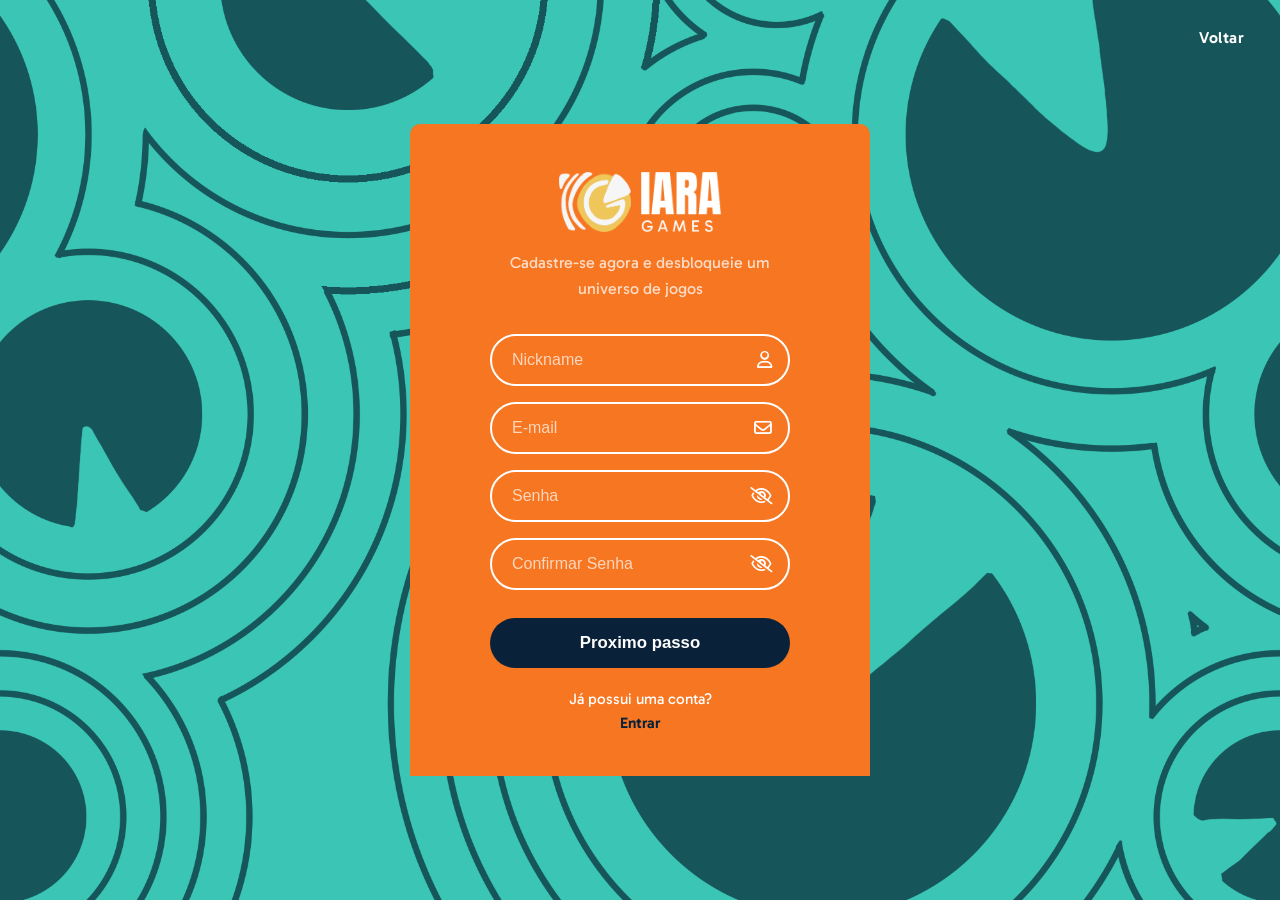
<file: FORMULÁRIO IARA GAMES/criar-conta-light.html>
<!DOCTYPE html>
<html lang="pt-BR">
<head>
  <meta charset="UTF-8">
  <meta name="viewport" content="width=device-width, initial-scale=1.0">
  <title>Criar conta – IARA</title>
  <link rel="icon" type="image/png" href="../imgs/favicon/favicon-96x96.png" sizes="96x96">
  <link rel="icon" type="image/svg+xml" href="../imgs/favicon/favicon.svg">
  <link rel="shortcut icon" href="../imgs/favicon/favicon.ico">
  <link rel="apple-touch-icon" sizes="180x180" href="../imgs/favicon/apple-touch-icon.png">
  <link rel="stylesheet" href="https://cdnjs.cloudflare.com/ajax/libs/font-awesome/6.5.0/css/all.min.css">
  <link rel="preconnect" href="https://fonts.googleapis.com">
  <link rel="preconnect" href="https://fonts.gstatic.com" crossorigin>
  <link href="https://fonts.googleapis.com/css2?family=Anton+SC&family=Gabarito:wght@400..900&display=swap" rel="stylesheet">
  <link rel="stylesheet" href="style-light.css">
</head>
<body>

  <a href="../index-light.html" class="voltar">Voltar</a>

  <div class="form-card">
    <div class="logo-area">
      <img src="../imgs/logo/logo_laranja.png" alt="IARA Logo">
      <img src="/imgs/logo/logo_texto2.png" alt="Iara Games">
    </div>

    <p class="form-subtitle">Cadastre-se agora e desbloqueie um universo de jogos</p>

    <form action="preferencias-light.html" method="get">
      <div class="input-field">
        <input type="text" id="nickname" name="nickname" placeholder="Nickname" required>
        <i class="fa-regular fa-user field-icon"></i>
      </div>

      <div class="input-field">
        <input type="email" id="email" name="email" placeholder="E-mail" required>
        <i class="fa-regular fa-envelope field-icon"></i>
      </div>

      <div class="input-field">
        <input type="password" id="senha" name="senha" placeholder="Senha" required minlength="6">
        <i class="fa-regular fa-eye-slash field-icon"></i>
      </div>

      <div class="input-field">
        <input type="password" id="senha" name="senha" placeholder="Confirmar Senha" required minlength="6">
        <i class="fa-regular fa-eye-slash field-icon"></i>
      </div>

      <button type="submit" class="btn-primary">Proximo passo</button>
    </form>

    <p class="form-footer">
      <span>Já possui uma conta?</span>
      <a href="login-light.html">Entrar</a>
    </p>
  </div>

</body>
</html>
</file>
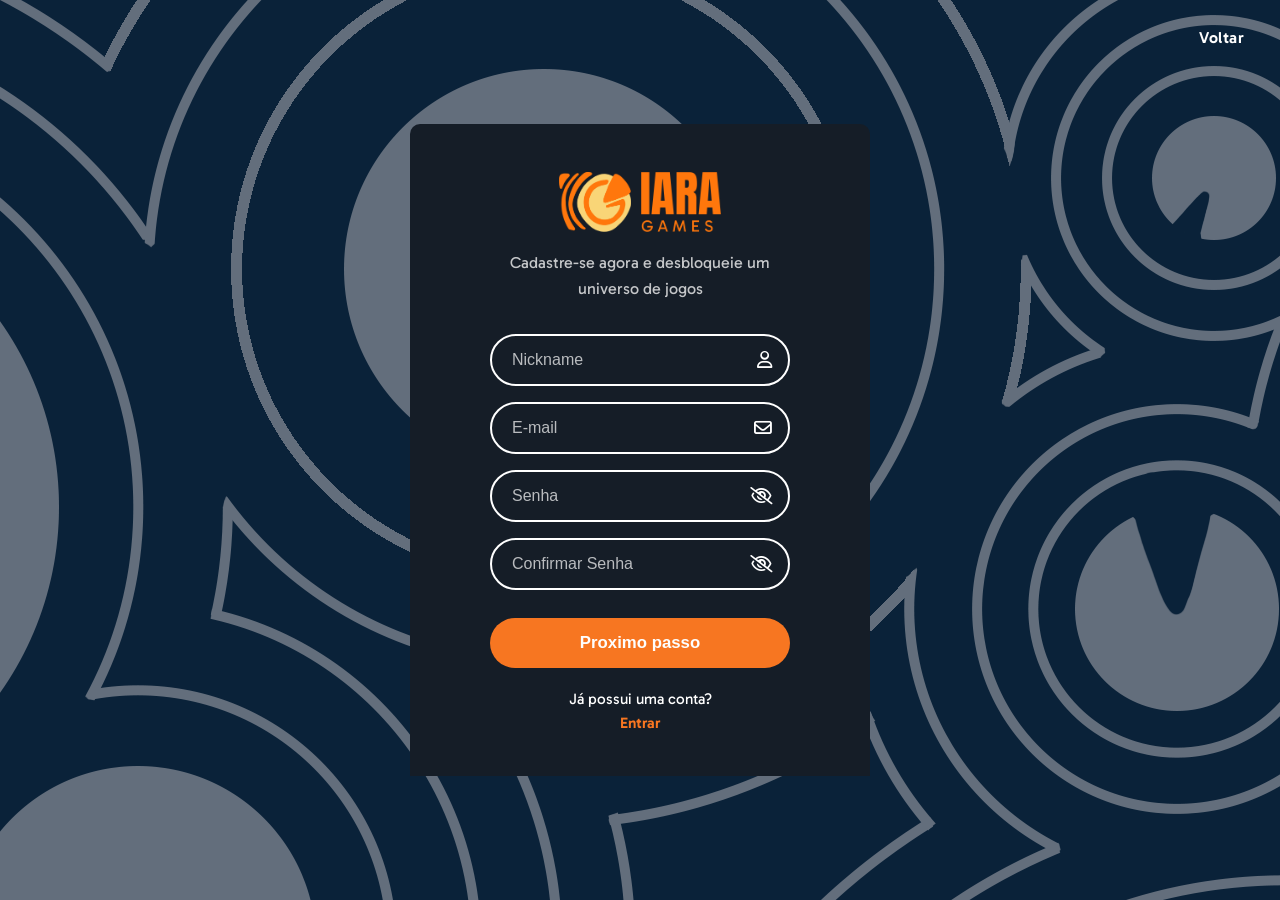
<file: FORMULÁRIO IARA GAMES/criar-conta.html>
<!DOCTYPE html>
<html lang="pt-BR">
<head>
  <meta charset="UTF-8">
  <meta name="viewport" content="width=device-width, initial-scale=1.0">
  <title>Criar conta – IARA</title>
  <link rel="icon" type="image/png" href="../imgs/favicon/favicon-96x96.png" sizes="96x96">
  <link rel="icon" type="image/svg+xml" href="../imgs/favicon/favicon.svg">
  <link rel="shortcut icon" href="../imgs/favicon/favicon.ico">
  <link rel="apple-touch-icon" sizes="180x180" href="../imgs/favicon/apple-touch-icon.png">
  <link rel="stylesheet" href="https://cdnjs.cloudflare.com/ajax/libs/font-awesome/6.5.0/css/all.min.css">
  <link rel="preconnect" href="https://fonts.googleapis.com">
  <link rel="preconnect" href="https://fonts.gstatic.com" crossorigin>
  <link href="https://fonts.googleapis.com/css2?family=Anton+SC&family=Gabarito:wght@400..900&display=swap" rel="stylesheet">
  <link rel="stylesheet" href="style.css">
</head>
<body>

  <div class="background">
  </div>

  <a href="../Index.html" class="voltar">Voltar</a>

  <div class="form-card">
    <div class="logo-area">
      <img src="../imgs/logo/logo_original.png" alt="IARA Logo">
      <img src="/imgs/logo/logo_texto1.png" alt="Iara Games">
    </div>

    <p class="form-subtitle">Cadastre-se agora e desbloqueie um universo de jogos</p>

    <form action="preferencias.html" method="get">
      <div class="input-field">
        <input type="text" id="nickname" name="nickname" placeholder="Nickname" required>
        <i class="fa-regular fa-user field-icon"></i>
      </div>

      <div class="input-field">
        <input type="email" id="email" name="email" placeholder="E-mail" required>
        <i class="fa-regular fa-envelope field-icon"></i>
      </div>

      <div class="input-field">
        <input type="password" id="senha" name="senha" placeholder="Senha" required minlength="6">
        <i class="fa-regular fa-eye-slash field-icon"></i>
      </div>

      <div class="input-field">
        <input type="password" id="senha" name="senha" placeholder="Confirmar Senha" required minlength="6">
        <i class="fa-regular fa-eye-slash field-icon"></i>
      </div>

      <button type="submit" class="btn-primary">Proximo passo</button>
    </form>

    <p class="form-footer">
      <span>Já possui uma conta?</span>
      <a href="login.html">Entrar</a>
    </p>
  </div>

</body>
</html>
</file>
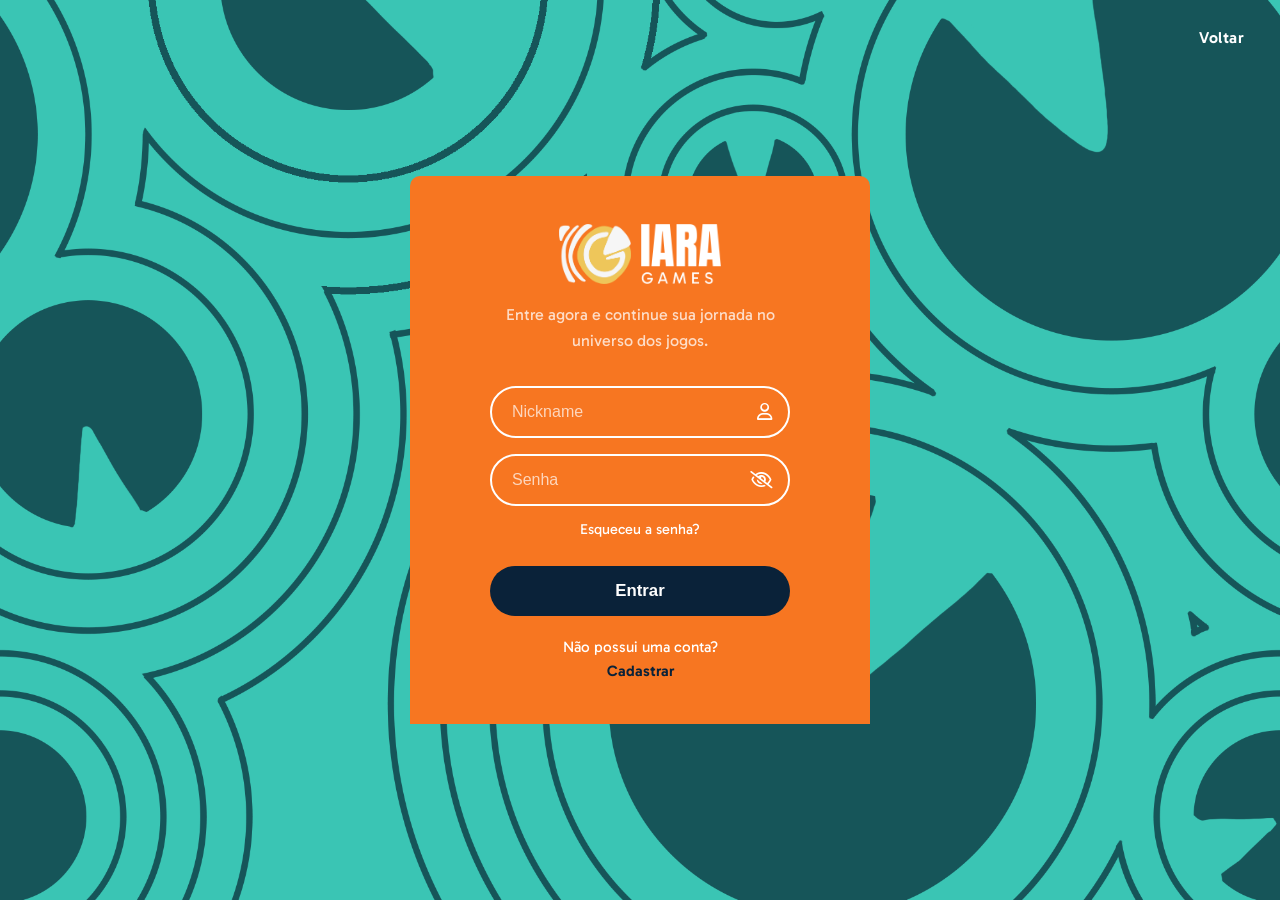
<file: FORMULÁRIO IARA GAMES/login-light.html>
<!DOCTYPE html>
<html lang="pt-BR">
<head>
  <meta charset="UTF-8">
  <meta name="viewport" content="width=device-width, initial-scale=1.0">
  <title>Login – IARA</title>
  <link rel="icon" type="image/png" href="../imgs/favicon/favicon-96x96.png" sizes="96x96">
  <link rel="icon" type="image/svg+xml" href="../imgs/favicon/favicon.svg">
  <link rel="shortcut icon" href="../imgs/favicon/favicon.ico">
  <link rel="apple-touch-icon" sizes="180x180" href="../imgs/favicon/apple-touch-icon.png">
  <link rel="stylesheet" href="https://cdnjs.cloudflare.com/ajax/libs/font-awesome/6.5.0/css/all.min.css">
  <link rel="preconnect" href="https://fonts.googleapis.com">
  <link rel="preconnect" href="https://fonts.gstatic.com" crossorigin>
  <link href="https://fonts.googleapis.com/css2?family=Anton+SC&family=Gabarito:wght@400..900&display=swap" rel="stylesheet">
  <link rel="stylesheet" href="style-light.css">
</head>


<body>
  
  
  <a href="../index-light.html" class="voltar">Voltar</a>

  <div class="form-card">
    <div class="logo-area">
      <img src="../imgs/logo/logo_laranja.png" alt="IARA Logo">
      <img src="/imgs/logo/logo_texto2.png" alt="Iara Games">
    </div>

    <p class="form-subtitle">Entre agora e continue sua jornada no universo dos jogos.</p>

    <form action="../Index.html" method="get">
      <div class="input-field">
        <input type="text" id="nickname" name="nickname" placeholder="Nickname" required>
        <i class="fa-regular fa-user field-icon"></i>
      </div>

      <div class="input-field">
        <input type="password" id="senha" name="senha" placeholder="Senha" required minlength="6">
        <i class="fa-regular fa-eye-slash field-icon"></i>
      </div>

      <a href="#" class="forgot">Esqueceu a senha?</a>

      <button type="submit" class="btn-primary">Entrar</button>
    </form>

    <p class="form-footer">
      <span>Não possui uma conta?</span>
      <a href="criar-conta-light.html">Cadastrar</a>
    </p>
  </div>

</body>
</html>
</file>
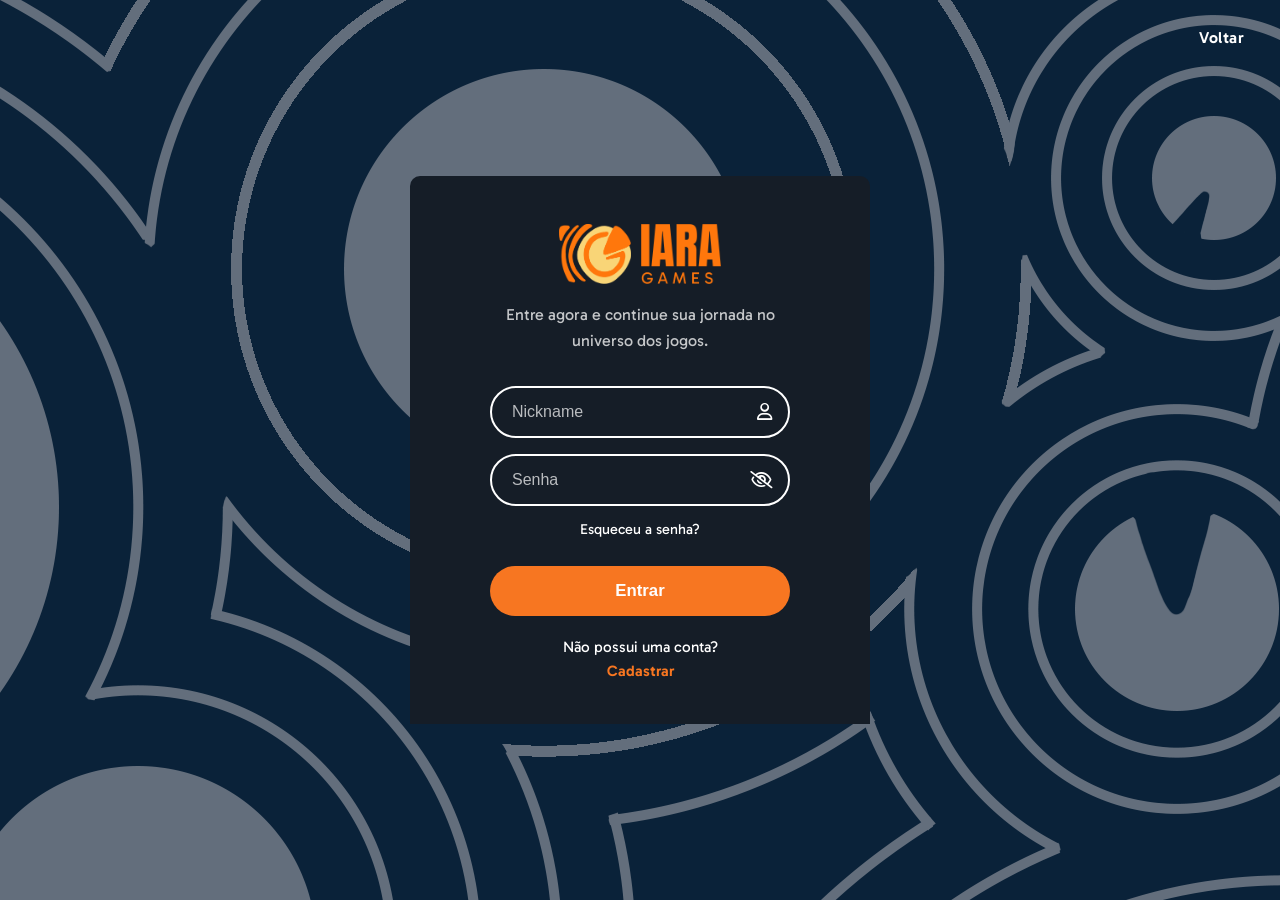
<file: FORMULÁRIO IARA GAMES/login.html>
<!DOCTYPE html>
<html lang="pt-BR">
<head>
  <meta charset="UTF-8">
  <meta name="viewport" content="width=device-width, initial-scale=1.0">
  <title>Login – IARA</title>
  <link rel="icon" type="image/png" href="../imgs/favicon/favicon-96x96.png" sizes="96x96">
  <link rel="icon" type="image/svg+xml" href="../imgs/favicon/favicon.svg">
  <link rel="shortcut icon" href="../imgs/favicon/favicon.ico">
  <link rel="apple-touch-icon" sizes="180x180" href="../imgs/favicon/apple-touch-icon.png">
  <link rel="stylesheet" href="https://cdnjs.cloudflare.com/ajax/libs/font-awesome/6.5.0/css/all.min.css">
  <link rel="preconnect" href="https://fonts.googleapis.com">
  <link rel="preconnect" href="https://fonts.gstatic.com" crossorigin>
  <link href="https://fonts.googleapis.com/css2?family=Anton+SC&family=Gabarito:wght@400..900&display=swap" rel="stylesheet">
  <link rel="stylesheet" href="style.css">
</head>


<body>
  
  <div class="background">
  </div>

  <a href="../Index.html" class="voltar">Voltar</a>

  <div class="form-card">
    <div class="logo-area">
      <img src="../imgs/logo/logo_original.png" alt="IARA Logo">
      <img src="/imgs/logo/logo_texto1.png" alt="Iara Games">
    </div>

    <p class="form-subtitle">Entre agora e continue sua jornada no universo dos jogos.</p>

    <form action="../Index.html" method="get">
      <div class="input-field">
        <input type="text" id="nickname" name="nickname" placeholder="Nickname" required>
        <i class="fa-regular fa-user field-icon"></i>
      </div>

      <div class="input-field">
        <input type="password" id="senha" name="senha" placeholder="Senha" required minlength="6">
        <i class="fa-regular fa-eye-slash field-icon"></i>
      </div>

      <a href="#" class="forgot">Esqueceu a senha?</a>

      <button type="submit" class="btn-primary">Entrar</button>
    </form>

    <p class="form-footer">
      <span>Não possui uma conta?</span>
      <a href="criar-conta.html">Cadastrar</a>
    </p>
  </div>

</body>
</html>
</file>
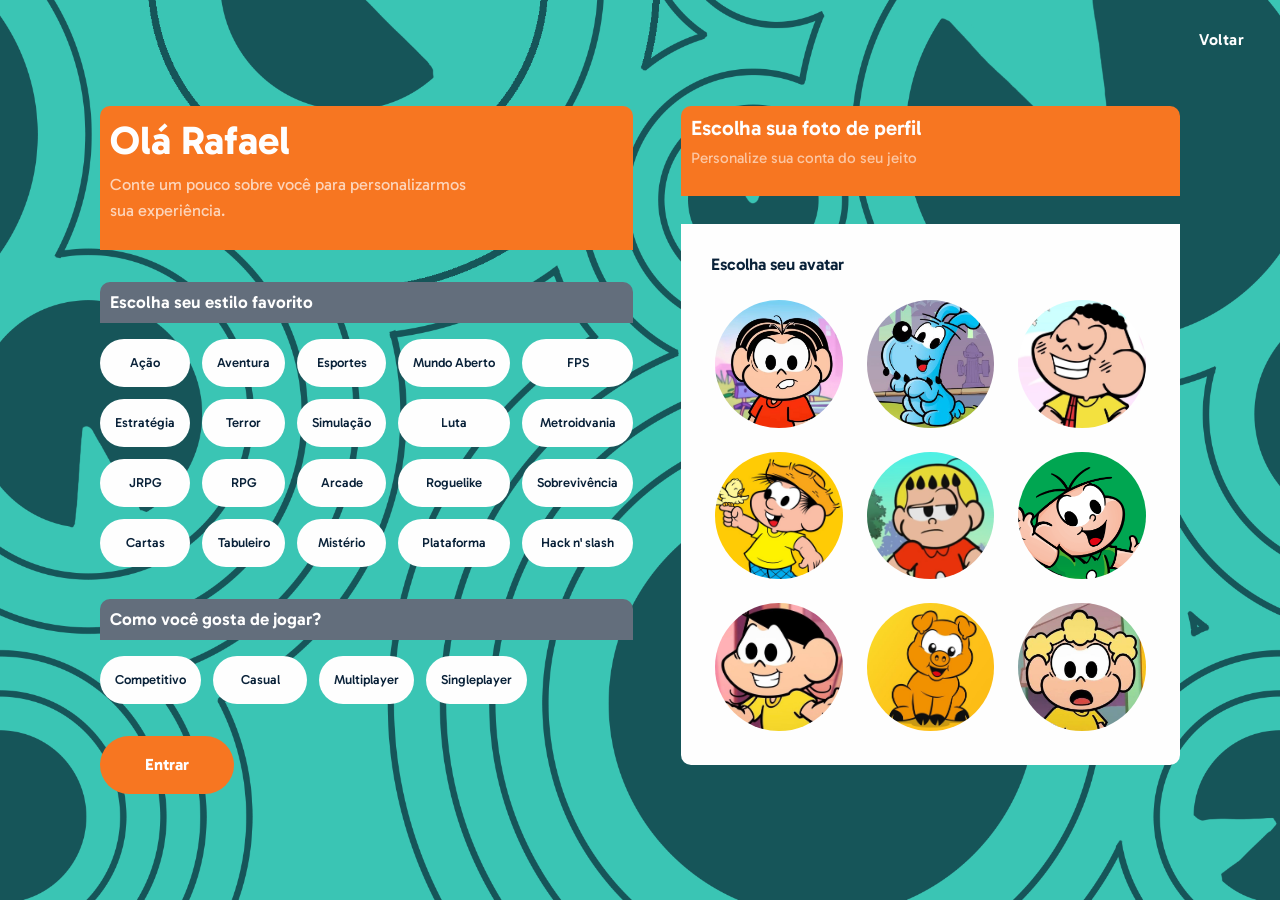
<file: FORMULÁRIO IARA GAMES/preferencias-light.html>
<!DOCTYPE html>
<html lang="pt-BR">
<head>
  <meta charset="UTF-8">
  <meta name="viewport" content="width=device-width, initial-scale=1.0">

  <title>Preferências – IARA</title>

  <link rel="icon" type="image/png" href="../imgs/favicon/favicon-96x96.png" sizes="96x96">
  <link rel="icon" type="image/svg+xml" href="../imgs/favicon/favicon.svg">
  <link rel="shortcut icon" href="../imgs/favicon/favicon.ico">
  <link rel="apple-touch-icon" sizes="180x180" href="../imgs/favicon/apple-touch-icon.png">

  <!-- Google Fonts -->
  <link rel="preconnect" href="https://fonts.googleapis.com">
  <link rel="preconnect" href="https://fonts.gstatic.com" crossorigin>

  <link
    href="https://fonts.googleapis.com/css2?family=Anton+SC&family=Gabarito:wght@400..900&display=swap"
    rel="stylesheet"
  >

  <!-- Bootstrap -->
  <link
    href="https://cdn.jsdelivr.net/npm/bootstrap@5.3.7/dist/css/bootstrap.min.css"
    rel="stylesheet"
  >

  <!-- CSS -->
  <link rel="stylesheet" href="preferencias-light.css">
</head>

<body>

  <a href="/FORMULÁRIO IARA GAMES/criar-conta-light.html" class="voltar">
    Voltar
  </a>

  <form action="../index-light.html" method="get">

    <main class="pref-wrapper container-fluid">

      <!-- Coluna esquerda -->
      <section class="pref-left d-flex flex-column">

        <div class="greeting">
          <h1>Olá Rafael</h1>

          <p>
            Conte um pouco sobre você para personalizarmos
            <br>
            sua experiência.
          </p>
        </div>

        <!-- Estilos -->
        <div class="pref-block">

          <h3>Escolha seu estilo favorito</h3>

          <div class="tags-row">

            <label class="tag">
              <input type="checkbox" name="estilo" value="acao">
              <span>Ação</span>
            </label>

            <label class="tag">
              <input type="checkbox" name="estilo" value="aventura">
              <span>Aventura</span>
            </label>

            <label class="tag">
              <input type="checkbox" name="estilo" value="esportes">
              <span>Esportes</span>
            </label>

            <label class="tag">
              <input type="checkbox" name="estilo" value="mundo-aberto">
              <span>Mundo Aberto</span>
            </label>

            <label class="tag">
              <input type="checkbox" name="estilo" value="fps">
              <span>FPS</span>
            </label>

            <label class="tag">
              <input type="checkbox" name="estilo" value="estrategia">
              <span>Estratégia</span>
            </label>

            <label class="tag">
              <input type="checkbox" name="estilo" value="terror">
              <span>Terror</span>
            </label>

            <label class="tag">
              <input type="checkbox" name="estilo" value="simulacao">
              <span>Simulação</span>
            </label>

            <label class="tag">
              <input type="checkbox" name="estilo" value="luta">
              <span>Luta</span>
            </label>

            <label class="tag">
              <input type="checkbox" name="estilo" value="metroidvania">
              <span>Metroidvania</span>
            </label>

            <label class="tag">
              <input type="checkbox" name="estilo" value="jrpg">
              <span>JRPG</span>
            </label>

            <label class="tag">
              <input type="checkbox" name="estilo" value="rpg">
              <span>RPG</span>
            </label>

            <label class="tag">
              <input type="checkbox" name="estilo" value="arcade">
              <span>Arcade</span>
            </label>

            <label class="tag">
              <input type="checkbox" name="estilo" value="roguelike">
              <span>Roguelike</span>
            </label>

            <label class="tag">
              <input type="checkbox" name="estilo" value="sobrevivencia">
              <span>Sobrevivência</span>
            </label>

            <label class="tag">
              <input type="checkbox" name="estilo" value="cartas">
              <span>Cartas</span>
            </label>

            <label class="tag">
              <input type="checkbox" name="estilo" value="tabuleiro">
              <span>Tabuleiro</span>
            </label>

            <label class="tag">
              <input type="checkbox" name="estilo" value="misterio">
              <span>Mistério</span>
            </label>

            <label class="tag">
              <input type="checkbox" name="estilo" value="plataforma">
              <span>Plataforma</span>
            </label>

            <label class="tag">
              <input type="checkbox" name="estilo" value="hack-slash">
              <span>Hack n' slash</span>
            </label>

          </div>
        </div>

        <!-- Modo -->
        <div class="pref-block">

          <h3>Como você gosta de jogar?</h3>

          <div class="tags-row">

            <label class="tag">
              <input type="radio" name="modo" value="competitivo">
              <span>Competitivo</span>
            </label>

            <label class="tag">
              <input type="radio" name="modo" value="casual">
              <span>Casual</span>
            </label>

            <label class="tag">
              <input type="radio" name="modo" value="multiplayer">
              <span>Multiplayer</span>
            </label>

            <label class="tag">
              <input type="radio" name="modo" value="singleplayer">
              <span>Singleplayer</span>
            </label>

          </div>
        </div>

        <!-- Botão -->
        <button type="submit" class="btn-entrar btn">
          Entrar
        </button>

      </section>

      <!-- Coluna direita -->
      <section class="pref-right d-flex flex-column">

        <div class="avatar-header">
          <h2>Escolha sua foto de perfil</h2>
          <p>Personalize sua conta do seu jeito</p>
        </div>

        <div class="avatar-box">

          <h3>Escolha seu avatar</h3>

          <div class="avatar-grid row g-0">

            <label class="avatar-option">
              <input type="radio" name="avatar" value="1">
              <img src="/imgs/preferencias/monica.jpg" alt="Avatar 1">
            </label>

            <label class="avatar-option">
              <input type="radio" name="avatar" value="2">
              <img src="/imgs/preferencias/bidu.jpg" alt="Avatar 2">
            </label>

            <label class="avatar-option">
              <input type="radio" name="avatar" value="3">
              <img src="/imgs/preferencias/cascao.jpg" alt="Avatar 3">
            </label>

            <label class="avatar-option">
              <input type="radio" name="avatar" value="4">
              <img src="/imgs/preferencias/chico.jpg" alt="Avatar 4">
            </label>

            <label class="avatar-option">
              <input type="radio" name="avatar" value="5">
              <img src="/imgs/preferencias/franjinha.jpg" alt="Avatar 5">
            </label>

            <label class="avatar-option">
              <input type="radio" name="avatar" value="6">
              <img src="/imgs/preferencias/cebolinha.jpg" alt="Avatar 6">
            </label>

            <label class="avatar-option">
              <input type="radio" name="avatar" value="7">
              <img src="/imgs/preferencias/magali.jpg" alt="Avatar 7">
            </label>

            <label class="avatar-option">
              <input type="radio" name="avatar" value="8">
              <img src="/imgs/preferencias/monicao.jpg" alt="Avatar 8">
            </label>

            <label class="avatar-option">
              <input type="radio" name="avatar" value="9">
              <img src="/imgs/preferencias/xaveco.jpg" alt="Avatar 9">
            </label>

          </div>

        </div>

      </section>

    </main>

  </form>

  <!-- Bootstrap JS -->
  <script src="https://cdn.jsdelivr.net/npm/bootstrap@5.3.7/dist/js/bootstrap.bundle.min.js"></script>

</body>
</html>
</file>
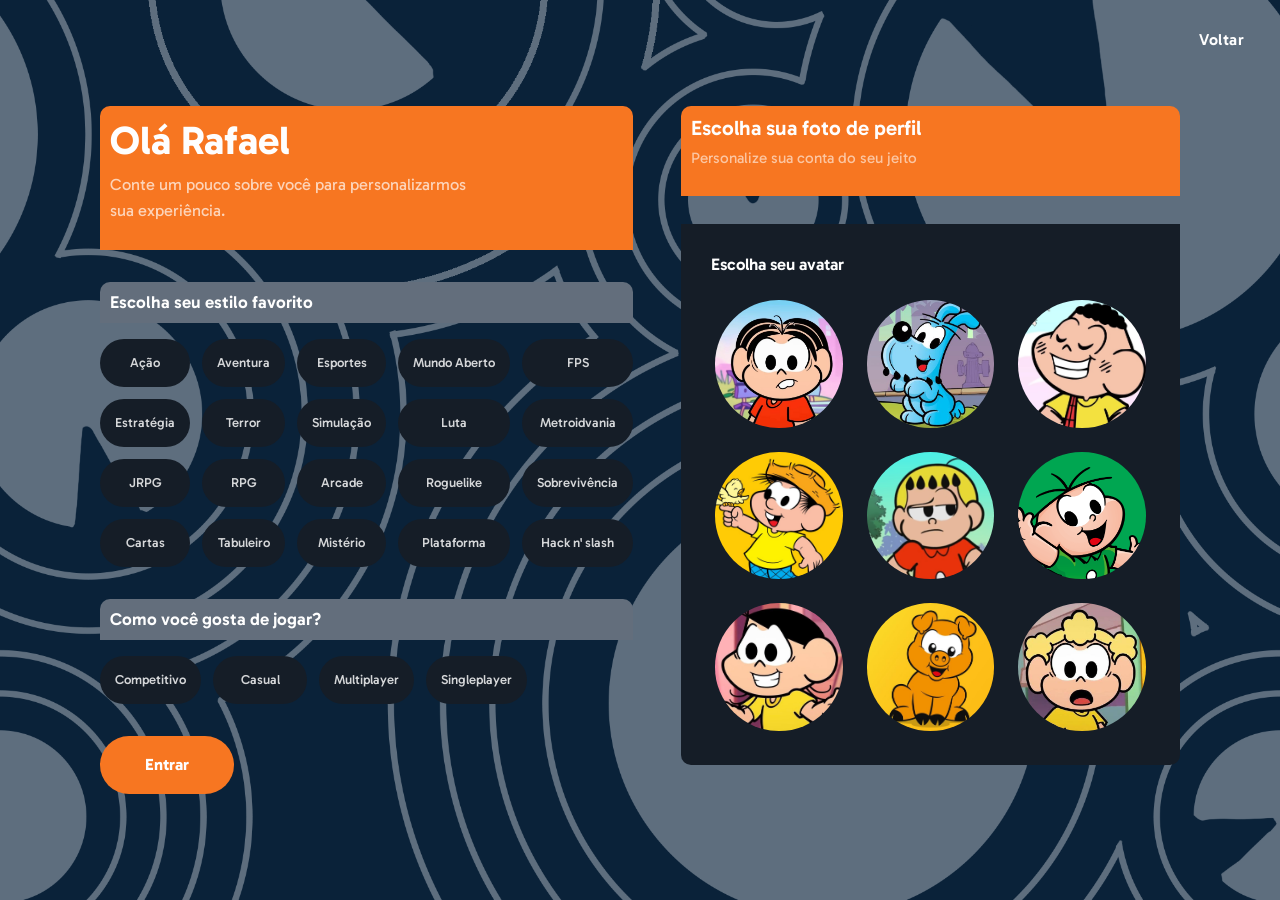
<file: FORMULÁRIO IARA GAMES/preferencias.html>
<!DOCTYPE html>
<html lang="pt-BR">
<head>
  <meta charset="UTF-8">
  <meta name="viewport" content="width=device-width, initial-scale=1.0">

  <title>Preferências – IARA</title>

  <link rel="icon" type="image/png" href="../imgs/favicon/favicon-96x96.png" sizes="96x96">
  <link rel="icon" type="image/svg+xml" href="../imgs/favicon/favicon.svg">
  <link rel="shortcut icon" href="../imgs/favicon/favicon.ico">
  <link rel="apple-touch-icon" sizes="180x180" href="../imgs/favicon/apple-touch-icon.png">

  <!-- Google Fonts -->
  <link rel="preconnect" href="https://fonts.googleapis.com">
  <link rel="preconnect" href="https://fonts.gstatic.com" crossorigin>

  <link
    href="https://fonts.googleapis.com/css2?family=Anton+SC&family=Gabarito:wght@400..900&display=swap"
    rel="stylesheet"
  >

  <!-- Bootstrap -->
  <link
    href="https://cdn.jsdelivr.net/npm/bootstrap@5.3.7/dist/css/bootstrap.min.css"
    rel="stylesheet"
  >

  <!-- CSS -->
  <link rel="stylesheet" href="preferencias.css">
</head>

<body>

  <a href="/FORMULÁRIO IARA GAMES/criar conta.html" class="voltar">
    Voltar
  </a>

  <form action="../index.html" method="get">

    <main class="pref-wrapper container-fluid">

      <!-- Coluna esquerda -->
      <section class="pref-left d-flex flex-column">

        <div class="greeting">
          <h1>Olá Rafael</h1>

          <p>
            Conte um pouco sobre você para personalizarmos
            <br>
            sua experiência.
          </p>
        </div>

        <!-- Estilos -->
        <div class="pref-block">

          <h3>Escolha seu estilo favorito</h3>

          <div class="tags-row">

            <label class="tag">
              <input type="checkbox" name="estilo" value="acao">
              <span>Ação</span>
            </label>

            <label class="tag">
              <input type="checkbox" name="estilo" value="aventura">
              <span>Aventura</span>
            </label>

            <label class="tag">
              <input type="checkbox" name="estilo" value="esportes">
              <span>Esportes</span>
            </label>

            <label class="tag">
              <input type="checkbox" name="estilo" value="mundo-aberto">
              <span>Mundo Aberto</span>
            </label>

            <label class="tag">
              <input type="checkbox" name="estilo" value="fps">
              <span>FPS</span>
            </label>

            <label class="tag">
              <input type="checkbox" name="estilo" value="estrategia">
              <span>Estratégia</span>
            </label>

            <label class="tag">
              <input type="checkbox" name="estilo" value="terror">
              <span>Terror</span>
            </label>

            <label class="tag">
              <input type="checkbox" name="estilo" value="simulacao">
              <span>Simulação</span>
            </label>

            <label class="tag">
              <input type="checkbox" name="estilo" value="luta">
              <span>Luta</span>
            </label>

            <label class="tag">
              <input type="checkbox" name="estilo" value="metroidvania">
              <span>Metroidvania</span>
            </label>

            <label class="tag">
              <input type="checkbox" name="estilo" value="jrpg">
              <span>JRPG</span>
            </label>

            <label class="tag">
              <input type="checkbox" name="estilo" value="rpg">
              <span>RPG</span>
            </label>

            <label class="tag">
              <input type="checkbox" name="estilo" value="arcade">
              <span>Arcade</span>
            </label>

            <label class="tag">
              <input type="checkbox" name="estilo" value="roguelike">
              <span>Roguelike</span>
            </label>

            <label class="tag">
              <input type="checkbox" name="estilo" value="sobrevivencia">
              <span>Sobrevivência</span>
            </label>

            <label class="tag">
              <input type="checkbox" name="estilo" value="cartas">
              <span>Cartas</span>
            </label>

            <label class="tag">
              <input type="checkbox" name="estilo" value="tabuleiro">
              <span>Tabuleiro</span>
            </label>

            <label class="tag">
              <input type="checkbox" name="estilo" value="misterio">
              <span>Mistério</span>
            </label>

            <label class="tag">
              <input type="checkbox" name="estilo" value="plataforma">
              <span>Plataforma</span>
            </label>

            <label class="tag">
              <input type="checkbox" name="estilo" value="hack-slash">
              <span>Hack n' slash</span>
            </label>

          </div>
        </div>

        <!-- Modo -->
        <div class="pref-block">

          <h3>Como você gosta de jogar?</h3>

          <div class="tags-row">

            <label class="tag">
              <input type="radio" name="modo" value="competitivo">
              <span>Competitivo</span>
            </label>

            <label class="tag">
              <input type="radio" name="modo" value="casual">
              <span>Casual</span>
            </label>

            <label class="tag">
              <input type="radio" name="modo" value="multiplayer">
              <span>Multiplayer</span>
            </label>

            <label class="tag">
              <input type="radio" name="modo" value="singleplayer">
              <span>Singleplayer</span>
            </label>

          </div>
        </div>

        <!-- Botão -->
        <button type="submit" class="btn-entrar btn">
          Entrar
        </button>

      </section>

      <!-- Coluna direita -->
      <section class="pref-right d-flex flex-column">

        <div class="avatar-header">
          <h2>Escolha sua foto de perfil</h2>
          <p>Personalize sua conta do seu jeito</p>
        </div>

        <div class="avatar-box">

          <h3>Escolha seu avatar</h3>

          <div class="avatar-grid row g-0">

            <label class="avatar-option">
              <input type="radio" name="avatar" value="1">
              <img src="/imgs/preferencias/monica.jpg" alt="Avatar 1">
            </label>

            <label class="avatar-option">
              <input type="radio" name="avatar" value="2">
              <img src="/imgs/preferencias/bidu.jpg" alt="Avatar 2">
            </label>

            <label class="avatar-option">
              <input type="radio" name="avatar" value="3">
              <img src="/imgs/preferencias/cascao.jpg" alt="Avatar 3">
            </label>

            <label class="avatar-option">
              <input type="radio" name="avatar" value="4">
              <img src="/imgs/preferencias/chico.jpg" alt="Avatar 4">
            </label>

            <label class="avatar-option">
              <input type="radio" name="avatar" value="5">
              <img src="/imgs/preferencias/franjinha.jpg" alt="Avatar 5">
            </label>

            <label class="avatar-option">
              <input type="radio" name="avatar" value="6">
              <img src="/imgs/preferencias/cebolinha.jpg" alt="Avatar 6">
            </label>

            <label class="avatar-option">
              <input type="radio" name="avatar" value="7">
              <img src="/imgs/preferencias/magali.jpg" alt="Avatar 7">
            </label>

            <label class="avatar-option">
              <input type="radio" name="avatar" value="8">
              <img src="/imgs/preferencias/monicao.jpg" alt="Avatar 8">
            </label>

            <label class="avatar-option">
              <input type="radio" name="avatar" value="9">
              <img src="/imgs/preferencias/xaveco.jpg" alt="Avatar 9">
            </label>

          </div>

        </div>

      </section>

    </main>

  </form>

  <!-- Bootstrap JS -->
  <script src="https://cdn.jsdelivr.net/npm/bootstrap@5.3.7/dist/js/bootstrap.bundle.min.js"></script>

</body>
</html>
</file>
<file: FORMULÁRIO IARA GAMES/style-light.css>
* {
  margin: 0;
  padding: 0;
  box-sizing: border-box;
}

:root {
  --azul-escuro: #151D27;
  --azul-marinho: #0A2239;
  --laranja: #F77621;
  --branco: #fefefe;
  --verde-escuro: #061B1F;
  --amarelo: #EFD47C;
  --cinza: #636E7C;
  --turquesa: #3AC5B4;
}

body {
  min-height: 100vh;
  background-color: var(--turquesa);
  background-image: url(/imgs/background/fundo_dark.png);
  background-blend-mode: multiply;
  background-size: cover;
  background-position: center;
  display: flex;
  justify-content: center;
  align-items: center;
  font-family: "Gabarito", "Arial", sans-serif;
  font-size: 17px; /* 🔥 aumento global */
}

.background {
  mask-image: url(/imgs/background/fundo_dark.png);
  background-color: var(--laranja);
  position:absolute;
  width: 100%;
  height: 100%;
  z-index: -10;

}

/* Voltar */
.voltar {
  position: fixed;
  top: 28px;
  right: 36px;
  color: var(--branco);
  text-decoration: none;
  font-size: 1rem;
  font-weight: 600;
  letter-spacing: 0.5px;
  transition: opacity 0.35s ease, transform 0.35s ease;
}

.voltar:hover {
  opacity: 0.75;
  transform: translateY(-1px);
}

/* Card */
.form-card {
  width: 100%;
  max-width: 460px;
  padding: 48px 40px 40px;
  display: flex;
  flex-direction: column;
  align-items: center;
  background-color: var(--laranja);
  border-top-right-radius: 10px;
  border-top-left-radius: 10px;
}

/* Logo */
.logo-area {
  display: flex;
  align-items: center;
  gap: 10px;
  margin-bottom: 18px;
}

.logo-area img {
  height: 60px;
}

.logo-area span {
  font-size: 3.2rem; /* 🔥 leve aumento */
  font-weight: 700;
  color: var(--branco);
  font-family: "Anton SC", "Arial", sans-serif;
  letter-spacing: 2px;
}

/* Subtítulo */
.form-subtitle {
  color: rgba(255,255,255,0.75);
  font-size: 1rem; /* 🔥 maior */
  text-align: center;
  line-height: 1.6;
  margin-bottom: 32px;
  max-width: 300px;
}

/* Form */
form {
  width: 100%;
  display: flex;
  flex-direction: column;
  gap: 16px; /* 🔥 mais respiro */
}

/* Inputs */
.input-field {
  width: 300px;
  margin: 0 auto;
  position: relative;
}

.input-field input {
  width: 100%;
  padding: 15px 46px 15px 20px;
  background: transparent;
  border: 2px solid white;
  border-radius: 100px;
  color: var(--branco);
  font-size: 1rem; /* 🔥 maior */
  outline: none;
  transition: border-color 0.3s ease;
}

.input-field input::placeholder {
  color: rgba(255,255,255,0.7);
}

.input-field input:focus {
  border-color: var(--laranja);
}

.input-field .field-icon {
  position: absolute;
  right: 18px;
  top: 50%;
  transform: translateY(-50%);
  font-size: 1.1rem; /* 🔥 proporcional */
  color: white;
}

/* Esqueceu */
.forgot {
  color: white;
  font-size: 0.9rem; /* 🔥 maior */
  text-align: center;
  text-decoration: none;
  margin-top: -2px;
  transition: opacity 0.3s ease, transform 0.3s ease;
}

.forgot:hover {
  opacity: 0.75;
  transform: translateY(-1px);
}

/* Botão */
.btn-primary {
  width: 300px;
  margin: 12px auto 0;
  padding: 15px;
  background: var(--azul-marinho);
  border: none;
  border-radius: 100px;
  color: var(--branco);
  font-size: 1.05rem; /* 🔥 destaque */
  font-weight: 700;
  cursor: pointer;
  transition: transform 0.25s ease, filter 0.25s ease;
}

.btn-primary:hover {
  transform: translateY(-2px);
  filter: brightness(1.1);
}

.btn-primary:active {
  transform: translateY(0);
}

/* Rodapé */
.form-footer {
  margin-top: 22px;
  color: white;
  font-size: 0.95rem; /* 🔥 maior */
  text-align: center;
}

.form-footer span {
  display: block;
  margin-bottom: 6px;
}

/* Link */
.form-footer a {
  display: inline-block;
  color: var(--azul-marinho);
  text-decoration: none;
  font-weight: 600;
  border-bottom: 2px solid transparent;
  padding-bottom: 2px;
  transition: border-color 0.3s ease, transform 0.3s ease, opacity 0.3s ease;
}

.form-footer a:hover {
  border-color: var(--azul-marinho);
  transform: translateY(-1px);
  opacity: 0.85;
}
</file>
<file: FORMULÁRIO IARA GAMES/style.css>
* {
  margin: 0;
  padding: 0;
  box-sizing: border-box;
}

:root {
  --azul-escuro: #151D27;
  --azul-marinho: #0A2239;
  --laranja: #F77621;
  --branco: #fefefe;
  --verde-escuro: #061B1F;
  --amarelo: #EFD47C;
  --cinza: #636E7C;
}

body {
  min-height: 100vh;
  background-color: var(--azul-marinho);
  background-size: cover;
  background-position: center;
  display: flex;
  justify-content: center;
  align-items: center;

  font-family: "Gabarito", "Arial", sans-serif;
  font-size: 17px; /* 🔥 aumento global */
}

.background {
  mask-image: url(/imgs/background/fundo_dark.png);
  background-color: var(--cinza);
  position:absolute;
  width: 100%;
  height: 100%;
  z-index: -10;

}

/* Voltar */
.voltar {
  position: fixed;
  top: 28px;
  right: 36px;
  color: var(--branco);
  text-decoration: none;
  font-size: 1rem;
  font-weight: 600;
  letter-spacing: 0.5px;
  transition: opacity 0.35s ease, transform 0.35s ease;
}

.voltar:hover {
  opacity: 0.75;
  transform: translateY(-1px);
}

/* Card */
.form-card {
  width: 100%;
  max-width: 460px;
  padding: 48px 40px 40px;
  display: flex;
  flex-direction: column;
  align-items: center;
  background-color: var(--azul-escuro);
  border-top-right-radius: 10px;
  border-top-left-radius: 10px;
}

/* Logo */
.logo-area {
  display: flex;
  align-items: center;
  gap: 10px;
  margin-bottom: 18px;
}

.logo-area img {
  height: 60px;
}

.logo-area span {
  font-size: 3.2rem; /* 🔥 leve aumento */
  font-weight: 700;
  color: var(--branco);
  font-family: "Anton SC", "Arial", sans-serif;
  letter-spacing: 2px;
}

/* Subtítulo */
.form-subtitle {
  color: rgba(255,255,255,0.75);
  font-size: 1rem; /* 🔥 maior */
  text-align: center;
  line-height: 1.6;
  margin-bottom: 32px;
  max-width: 300px;
}

/* Form */
form {
  width: 100%;
  display: flex;
  flex-direction: column;
  gap: 16px; /* 🔥 mais respiro */
}

/* Inputs */
.input-field {
  width: 300px;
  margin: 0 auto;
  position: relative;
}

.input-field input {
  width: 100%;
  padding: 15px 46px 15px 20px;
  background: transparent;
  border: 2px solid white;
  border-radius: 100px;
  color: var(--branco);
  font-size: 1rem; /* 🔥 maior */
  outline: none;
  transition: border-color 0.3s ease;
}

.input-field input::placeholder {
  color: rgba(255,255,255,0.7);
}

.input-field input:focus {
  border-color: var(--laranja);
}

.input-field .field-icon {
  position: absolute;
  right: 18px;
  top: 50%;
  transform: translateY(-50%);
  font-size: 1.1rem; /* 🔥 proporcional */
  color: white;
}

/* Esqueceu */
.forgot {
  color: white;
  font-size: 0.9rem; /* 🔥 maior */
  text-align: center;
  text-decoration: none;
  margin-top: -2px;
  transition: opacity 0.3s ease, transform 0.3s ease;
}

.forgot:hover {
  opacity: 0.75;
  transform: translateY(-1px);
}

/* Botão */
.btn-primary {
  width: 300px;
  margin: 12px auto 0;
  padding: 15px;
  background: var(--laranja);
  border: none;
  border-radius: 100px;
  color: var(--branco);
  font-size: 1.05rem; /* 🔥 destaque */
  font-weight: 700;
  cursor: pointer;
  transition: transform 0.25s ease, filter 0.25s ease;
}

.btn-primary:hover {
  transform: translateY(-2px);
  filter: brightness(1.1);
}

.btn-primary:active {
  transform: translateY(0);
}

/* Rodapé */
.form-footer {
  margin-top: 22px;
  color: white;
  font-size: 0.95rem; /* 🔥 maior */
  text-align: center;
}

.form-footer span {
  display: block;
  margin-bottom: 6px;
}

/* Link */
.form-footer a {
  display: inline-block;
  color: var(--laranja);
  text-decoration: none;
  font-weight: 600;
  border-bottom: 2px solid transparent;
  padding-bottom: 2px;
  transition: border-color 0.3s ease, transform 0.3s ease, opacity 0.3s ease;
}

.form-footer a:hover {
  border-color: var(--laranja);
  transform: translateY(-1px);
  opacity: 0.85;
}
</file>
<file: FORMULÁRIO IARA GAMES/preferencias-light.css>
* {
  margin: 0;
  padding: 0;
  box-sizing: border-box;
}

:root {
  --azul-escuro: #151D27;
  --azul-marinho: #0A2239;
  --laranja: #F77621;
  --branco: #fefefe;
  --verde-escuro: #061B1F;
  --amarelo: #EFD47C;
  --cinza: #636E7C;
  --turquesa: #3AC5B4;
}

body {
  min-height: 100vh;
  background-color: var(--turquesa);
  background-image: url(/imgs/background/fundo_dark.png);
  background-blend-mode: multiply;
  background-size: cover;
  background-position: center;
  display: flex;
  justify-content: center;
  align-items: center;
  font-family: "Gabarito", "Arial", sans-serif;
  padding: 40px 24px;
}

/* Voltar */
.voltar {
  position: fixed;
  top: 28px;
  right: 36px;
  color: var(--branco);
  text-decoration: none;
  font-size: 1rem;
  font-weight: 600;
  letter-spacing: 0.5px;
  transition: opacity 0.25s ease;
  z-index: 10;
}

.voltar:hover {
  opacity: 0.7;
}

/* Layout principal */
.pref-wrapper {
  width: 100%;
  max-width: 1080px;
  display: grid;
  grid-template-columns: 1fr 1fr;
  gap: 48px;
  align-items: start;
  padding: 0;
}

/* ───────── Coluna esquerda ───────── */
.pref-left {
  gap: 32px;
}

/* Saudação */

.greeting {
  background-color: var(--laranja);
  border-top-left-radius: 10px;
  border-top-right-radius: 10px;
  padding: 10px;
}


.greeting h1 {
  font-size: 2.5rem;
  font-weight: 700;
  color: var(--branco);
  margin-bottom: 8px;
}

.greeting p {
  color: rgba(255, 255, 255, 0.68);
  font-size: 1.02rem;
  line-height: 1.6;
}

/* Blocos */


.pref-block h3 {
  color: var(--branco);
  font-size: 1.08rem;
  font-weight: 600;
  margin-bottom: 16px;
  background-color: var(--cinza);
  border-top-left-radius: 10px;
  border-top-right-radius: 10px;
  padding: 10px;
}

/* Grid uniforme */
.tags-row {
  display: grid;
  grid-template-columns: repeat(5, 1fr);
  gap: 12px;
}

/* Tag */
.tag {
  width: 100%;
  cursor: pointer;
}

.tag input {
  display: none;
}

.tag span {
  width: 100%;
  min-height: 48px;
  display: flex;
  align-items: center;
  justify-content: center;
  padding: 10px 12px;
  border-radius: 999px;
  border: 3px solid transparent;
  background: var(--branco);
  color: var(--azul-marinho);
  font-family: "Gabarito", "Arial", sans-serif;
  font-size: 0.82rem;
  font-weight: 500;
  line-height: 1;
  white-space: nowrap;
  overflow: hidden;
  text-overflow: ellipsis;
  transition: all 0.25s ease;
  user-select: none;
}

.tag:hover span {
  border-color: var(--laranja);
  color: var(--laranja);
  transform: translateY(-1px);
}

.tag input:checked + span {
  background: #0B7CB9;
  border-color: var(--branco);
  color: var(--branco);
  font-weight: 600;
}

/* Botão */
.btn-entrar {
  align-self: flex-start;
  padding: 14px 42px;
  background: var(--laranja);
  border: 3px solid transparent;
  border-radius: 100px;
  color: var(--branco);
  font-family: "Gabarito", "Arial", sans-serif;
  font-size: 1.02rem;
  font-weight: 700;
  cursor: pointer;
  transition: all 0.25s ease;
}

.btn-entrar.btn:hover {
  background: var(--laranja);
  border: 3px solid var(--laranja);
  color: var(--laranja);
  transform: translateY(-1px);
}

.btn-entrar.btn:focus,
.btn-entrar.btn:active {
  background: var(--laranja);
  border: 3px solid transparent;
  color: var(--branco);
  box-shadow: none;
}

/* ───────── Coluna direita ───────── */
.pref-right {
  gap: 28px;
}

.avatar-header {
  background-color: var(--laranja);
  border-top-left-radius: 10px;
  border-top-right-radius: 10px;
  padding: 10px;
}

.avatar-header h2 {
  color: var(--branco);
  font-size: 1.3rem;
  font-weight: 600;
  margin-bottom: 6px;
}

.avatar-header p {
  color: rgba(255, 255, 255, 0.58);
  font-size: 0.95rem;
}

/* Caixa avatar */
.avatar-box {
  background: var(--branco);
  border-bottom-left-radius: 10px;
  border-bottom-right-radius: 10px;
  padding: 10px;
  padding: 30px;
}

.avatar-box h3 {
  color: var(--azul-marinho);
  font-size: 1.05rem;
  font-weight: 600;
  margin-bottom: 22px;
}

/* Grid avatar */
.avatar-grid {
  display: grid;
  grid-template-columns: repeat(3, 1fr);
  gap: 16px;
  margin: 0;
}

/* Avatar */
.avatar-option {
  cursor: pointer;
  display: block;
  width: 100%;
  aspect-ratio: 1 / 1;
  border-radius: 50%;
  overflow: hidden;
  border: 4px solid transparent;
  transition: all 0.25s ease;
}

.avatar-option input {
  display: none;
}

.avatar-option img {
  width: 100%;
  height: 100%;
  object-fit: cover;
  display: block;
  transition: transform 0.25s ease;
  pointer-events: none;
}

.avatar-option:hover {
  transform: scale(1.02);
  border-color: #0B7CB9;
}

.avatar-option:hover img {
  transform: scale(1.05);
}

.avatar-option:has(input:checked) {
  border-color: #0B7CB9;
}

.avatar-option:has(input:checked) img {
  transform: scale(1);
}

/* ───────── Responsivo ───────── */
@media (max-width: 980px) {
  .tags-row {
    grid-template-columns: repeat(4, 1fr);
  }
}

@media (max-width: 768px) {
  body {
    padding: 100px 20px 40px;
  }

  .pref-wrapper {
    grid-template-columns: 1fr;
    gap: 40px;
  }

  .voltar {
    top: 18px;
    right: 20px;
  }

  .tags-row {
    grid-template-columns: repeat(3, 1fr);
  }
}

@media (max-width: 560px) {
  .greeting h1 {
    font-size: 2rem;
  }

  .tags-row {
    grid-template-columns: repeat(2, 1fr);
  }

  .tag span {
    font-size: 0.8rem;
    min-height: 46px;
  }
}
</file>
<file: FORMULÁRIO IARA GAMES/preferencias.css>
* {
  margin: 0;
  padding: 0;
  box-sizing: border-box;
}

:root {
  --azul-escuro: #151D27;
  --azul-marinho: #0A2239;
  --laranja: #F77621;
  --branco: #fefefe;
  --verde-escuro: #061B1F;
  --amarelo: #EFD47C;
  --cinza: #636E7C;
}

body {
  min-height: 100vh;
  background-color: var(--azul-marinho);
  background-image: url(/imgs/background/fundo_dark.png);
  background-size: cover;
  background-position: center;
  display: flex;
  justify-content: center;
  align-items: center;
  font-family: "Gabarito", "Arial", sans-serif;
  padding: 40px 24px;
}

/* Voltar */
.voltar {
  position: fixed;
  top: 28px;
  right: 36px;
  color: var(--branco);
  text-decoration: none;
  font-size: 1rem;
  font-weight: 600;
  letter-spacing: 0.5px;
  transition: opacity 0.25s ease;
  z-index: 10;
}

.voltar:hover {
  opacity: 0.7;
}

/* Layout principal */
.pref-wrapper {
  width: 100%;
  max-width: 1080px;
  display: grid;
  grid-template-columns: 1fr 1fr;
  gap: 48px;
  align-items: start;
  padding: 0;
}

/* ───────── Coluna esquerda ───────── */
.pref-left {
  gap: 32px;
}

/* Saudação */

.greeting {
  background-color: var(--laranja);
  border-top-left-radius: 10px;
  border-top-right-radius: 10px;
  padding: 10px;
}


.greeting h1 {
  font-size: 2.5rem;
  font-weight: 700;
  color: var(--branco);
  margin-bottom: 8px;
}

.greeting p {
  color: rgba(255, 255, 255, 0.68);
  font-size: 1.02rem;
  line-height: 1.6;
}

/* Blocos */


.pref-block h3 {
  color: var(--branco);
  font-size: 1.08rem;
  font-weight: 600;
  margin-bottom: 16px;
  background-color: var(--cinza);
  border-top-left-radius: 10px;
  border-top-right-radius: 10px;
  padding: 10px;
}

/* Grid uniforme */
.tags-row {
  display: grid;
  grid-template-columns: repeat(5, 1fr);
  gap: 12px;
}

/* Tag */
.tag {
  width: 100%;
  cursor: pointer;
}

.tag input {
  display: none;
}

.tag span {
  width: 100%;
  min-height: 48px;
  display: flex;
  align-items: center;
  justify-content: center;
  padding: 10px 12px;
  border-radius: 999px;
  border: 3px solid transparent;
  background: var(--azul-escuro);
  color: rgba(255, 255, 255, 0.82);
  font-family: "Gabarito", "Arial", sans-serif;
  font-size: 0.82rem;
  font-weight: 500;
  line-height: 1;
  white-space: nowrap;
  overflow: hidden;
  text-overflow: ellipsis;
  transition: all 0.25s ease;
  user-select: none;
}

.tag:hover span {
  border-color: white;
  color: var(--branco);
  transform: translateY(-1px);
}

.tag input:checked + span {
  background: #0B7CB9;
  border-color: var(--branco);
  color: var(--branco);
  font-weight: 600;
}

/* Botão */
.btn-entrar {
  align-self: flex-start;
  padding: 14px 42px;
  background: var(--laranja);
  border: 3px solid transparent;
  border-radius: 100px;
  color: var(--branco);
  font-family: "Gabarito", "Arial", sans-serif;
  font-size: 1.02rem;
  font-weight: 700;
  cursor: pointer;
  transition: all 0.25s ease;
}

.btn-entrar.btn:hover {
  background: var(--laranja);
  border: 3px solid var(--branco);
  color: var(--branco);
  transform: translateY(-1px);
}

.btn-entrar.btn:focus,
.btn-entrar.btn:active {
  background: var(--laranja);
  border: 3px solid transparent;
  color: var(--branco);
  box-shadow: none;
}

/* ───────── Coluna direita ───────── */
.pref-right {
  gap: 28px;
}

.avatar-header {
  background-color: var(--laranja);
  border-top-left-radius: 10px;
  border-top-right-radius: 10px;
  padding: 10px;
}

.avatar-header h2 {
  color: var(--branco);
  font-size: 1.3rem;
  font-weight: 600;
  margin-bottom: 6px;
}

.avatar-header p {
  color: rgba(255, 255, 255, 0.58);
  font-size: 0.95rem;
}

/* Caixa avatar */
.avatar-box {
  background: var(--azul-escuro);
  border-bottom-left-radius: 10px;
  border-bottom-right-radius: 10px;
  padding: 10px;
  padding: 30px;
}

.avatar-box h3 {
  color: var(--branco);
  font-size: 1.05rem;
  font-weight: 600;
  margin-bottom: 22px;
}

/* Grid avatar */
.avatar-grid {
  display: grid;
  grid-template-columns: repeat(3, 1fr);
  gap: 16px;
  margin: 0;
}

/* Avatar */
.avatar-option {
  cursor: pointer;
  display: block;
  width: 100%;
  aspect-ratio: 1 / 1;
  border-radius: 50%;
  overflow: hidden;
  border: 4px solid transparent;
  transition: all 0.25s ease;
}

.avatar-option input {
  display: none;
}

.avatar-option img {
  width: 100%;
  height: 100%;
  object-fit: cover;
  display: block;
  transition: transform 0.25s ease;
  pointer-events: none;
}

.avatar-option:hover {
  transform: scale(1.02);
  border-color: #0B7CB9;
}

.avatar-option:hover img {
  transform: scale(1.05);
}

.avatar-option:has(input:checked) {
  border-color: #0B7CB9;
}

.avatar-option:has(input:checked) img {
  transform: scale(1);
}

/* ───────── Responsivo ───────── */
@media (max-width: 980px) {
  .tags-row {
    grid-template-columns: repeat(4, 1fr);
  }
}

@media (max-width: 768px) {
  body {
    padding: 100px 20px 40px;
  }

  .pref-wrapper {
    grid-template-columns: 1fr;
    gap: 40px;
  }

  .voltar {
    top: 18px;
    right: 20px;
  }

  .tags-row {
    grid-template-columns: repeat(3, 1fr);
  }
}

@media (max-width: 560px) {
  .greeting h1 {
    font-size: 2rem;
  }

  .tags-row {
    grid-template-columns: repeat(2, 1fr);
  }

  .tag span {
    font-size: 0.8rem;
    min-height: 46px;
  }
}
</file>
